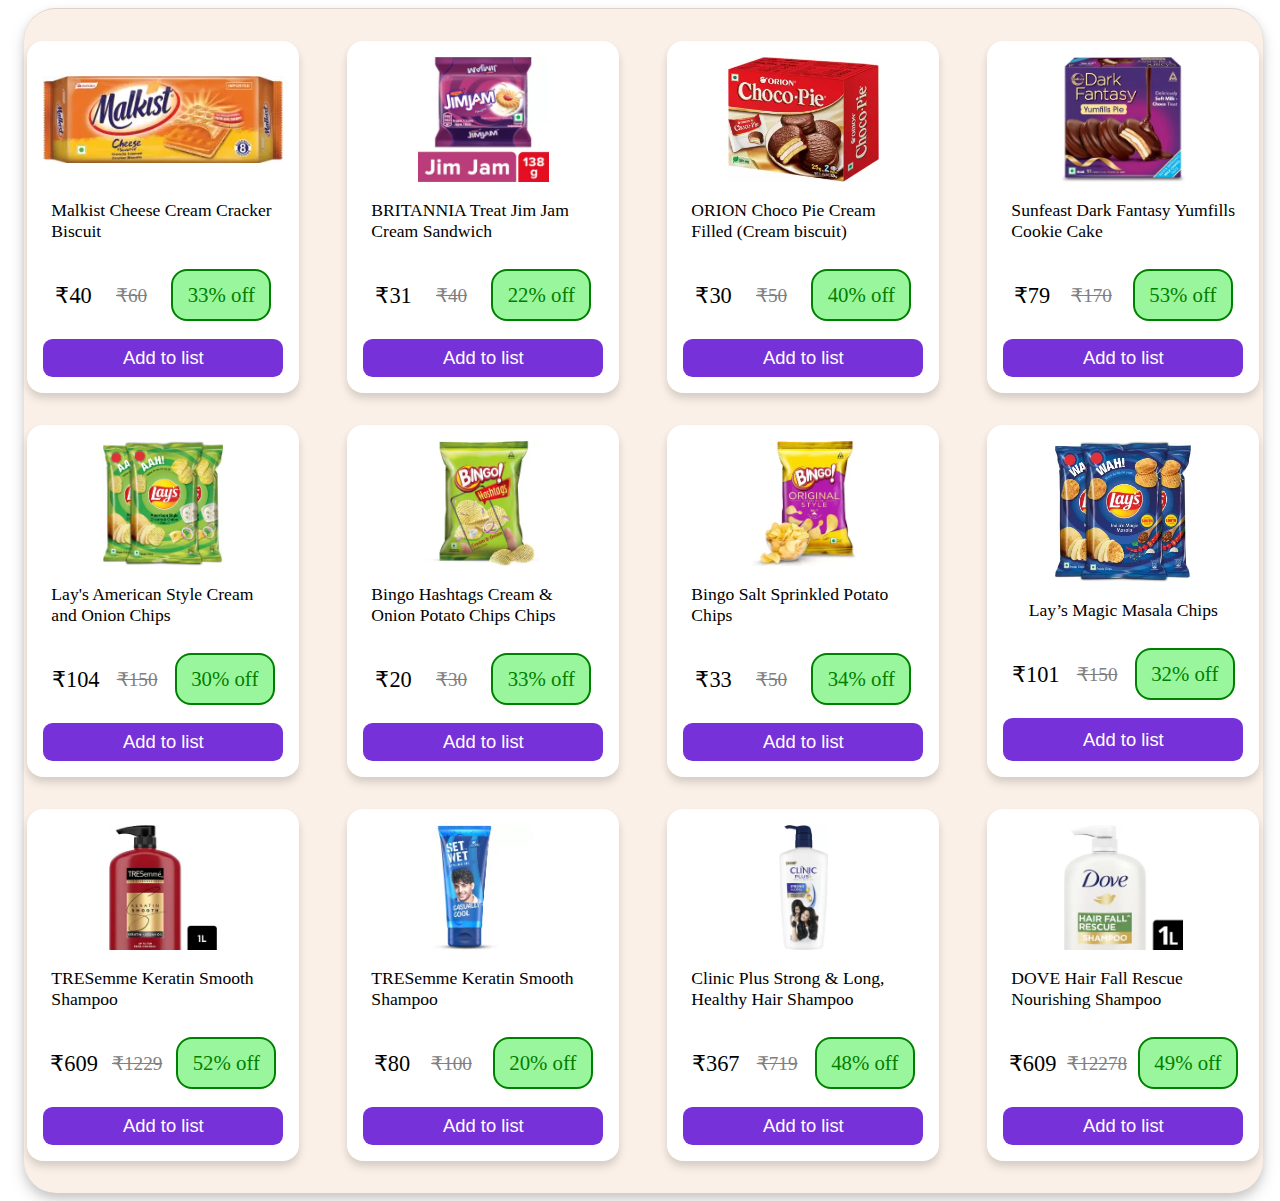
<file: pages/shop.html>
<!DOCTYPE html>
<html lang="en">
<head>
    <meta charset="UTF-8">
    <meta name="viewport" content="width=device-width, initial-scale=1.0">
    <link rel="stylesheet" href="../css/shop.css">
    <title>shop</title>
</head>
<body>
    
   <div class="products">
    <div class="product">
        <div class="product-img-container">
            <img class="product-img" src="../images/biscut1.webp" alt="">
        </div>
        <p class="product-name">Malkist Cheese Cream Cracker Biscuit</p>
        <div class="product-price-details">
            <p class="product-price">₹40</p>
            <p class="product-original-price">₹60</p>
            <div class="discount-container">
                <p class="discount">33% off</p>
            </div>
        </div>
        <button class="addtolistbtn">Add to list</button>
    </div>
    
    <div class="product">
        <div class="product-img-container">
            <img class="product-img" src="../images/biscut2.webp" alt="">
        </div>
        <p class="product-name">BRITANNIA Treat Jim Jam Cream Sandwich</p>
        <div class="product-price-details">
            <p class="product-price">₹31</p>
            <p class="product-original-price">₹40</p>
            <div class="discount-container">
                <p class="discount">22% off</p>
            </div>
        </div>
        <button class="addtolistbtn">Add to list</button>
    </div>
    <div class="product">
        <div class="product-img-container">
            <img class="product-img" src="../images/biscut3.webp" alt="">
        </div>
        <p class="product-name">ORION Choco Pie Cream Filled (Cream biscuit) </p>
        <div class="product-price-details">
            <p class="product-price">₹30</p>
            <p class="product-original-price">₹50</p>
            <div class="discount-container">
                <p class="discount">40% off</p>
            </div>
        </div>
        <button class="addtolistbtn">Add to list</button>
    </div>
    <div class="product">
        <div class="product-img-container">
            <img class="product-img" src="../images/biscut4.webp" alt="">
        </div>
        <p class="product-name">Sunfeast Dark Fantasy Yumfills Cookie Cake</p>
        <div class="product-price-details">
            <p class="product-price">₹79</p>
            <p class="product-original-price">₹170</p>
            <div class="discount-container">
                <p class="discount">53% off</p>
            </div>
        </div>
        <button class="addtolistbtn">Add to list</button>
    </div>
    <div class="product">
        <div class="product-img-container">
            <img class="product-img" src="../images/chips1.webp" alt="">
        </div>
        <p class="product-name">Lay's American Style Cream and Onion Chips</p>
        <div class="product-price-details">
            <p class="product-price">₹104</p>
            <p class="product-original-price">₹150</p>
            <div class="discount-container">
                <p class="discount">30% off</p>
            </div>
        </div>
        <button class="addtolistbtn">Add to list</button>
    </div>
    
    <div class="product">
        <div class="product-img-container">
            <img class="product-img" src="../images/chips2.webp" alt="">
        </div>
        <p class="product-name">Bingo Hashtags Cream & Onion Potato Chips Chips</p>
        <div class="product-price-details">
            <p class="product-price">₹20</p>
            <p class="product-original-price">₹30</p>
            <div class="discount-container">
                <p class="discount">33% off</p>
            </div>
        </div>
        <button class="addtolistbtn">Add to list</button>
    </div>
    <div class="product">
        <div class="product-img-container">
            <img class="product-img" src="../images/chips3.webp" alt="">
        </div>
        <p class="product-name">Bingo Salt Sprinkled Potato Chips</p>
        <div class="product-price-details">
            <p class="product-price">₹33</p>
            <p class="product-original-price">₹50</p>
            <div class="discount-container">
                <p class="discount">34% off</p>
            </div>
        </div>
        <button class="addtolistbtn">Add to list</button>
    </div>
    <div class="product">
        <div class="product-img-container">
            <img class="product-img" src="../images/chips4.webp" alt="">
        </div>
        <p class="product-name">Lay’s Magic Masala Chips</p>
        <div class="product-price-details">
            <p class="product-price">₹101</p>
            <p class="product-original-price">₹150</p>
            <div class="discount-container">
                <p class="discount">32% off</p>
            </div>
        </div>
        <button class="addtolistbtn">Add to list</button>
    </div>
    <div class="product">
        <div class="product-img-container">
            <img class="product-img" src="../images/hair1.webp" alt="">
        </div>
        <p class="product-name">TRESemme Keratin Smooth Shampoo</p>
        <div class="product-price-details">
            <p class="product-price">₹609</p>
            <p class="product-original-price">₹1229</p>
            <div class="discount-container">
                <p class="discount">52% off</p>
            </div>
        </div>
        <button class="addtolistbtn">Add to list</button>
    </div>
    <div class="product">
        <div class="product-img-container">
            <img class="product-img" src="../images/hair2.webp" alt="">
        </div>
        <p class="product-name">TRESemme Keratin Smooth Shampoo</p>
        <div class="product-price-details">
            <p class="product-price">₹80</p>
            <p class="product-original-price">₹100</p>
            <div class="discount-container">
                <p class="discount">20% off</p>
            </div>
        </div>
        <button class="addtolistbtn">Add to list</button>
    </div>
    <div class="product">
        <div class="product-img-container">
            <img class="product-img" src="../images/hair3.webp" alt="">
        </div>
        <p class="product-name">Clinic Plus Strong & Long, Healthy Hair Shampoo</p>
        <div class="product-price-details">
            <p class="product-price">₹367</p>
            <p class="product-original-price">₹719</p>
            <div class="discount-container">
                <p class="discount">48% off</p>
            </div>
        </div>
        <button class="addtolistbtn">Add to list</button>
    </div>
    <div class="product">
        <div class="product-img-container">
            <img class="product-img" src="../images/hair4.webp" alt="">
        </div>
        <p class="product-name">DOVE Hair Fall Rescue Nourishing Shampoo</p>
        <div class="product-price-details">
            <p class="product-price">₹609</p>
            <p class="product-original-price">₹12278</p>
            <div class="discount-container">
                <p class="discount">49% off</p>
            </div>
        </div>
        <button class="addtolistbtn">Add to list</button>
    </div>
   </div>

</body>
</html>
</file>
<file: css/shop.css>
:root{
    --blue:#7731d8;
    --green:#1ea823;
    --white:#faf0e7;
}

.products{
    padding-top: 2rem;
    padding-bottom: 2rem;
    position: relative;
    width: 98%;
    border-radius: 2rem;
    background-color: var(--white);
    height: 100%;
    display: flex;
    align-items: center;
    justify-content: center;
    flex-wrap: wrap;
    gap: 2rem 3rem;
    margin: 0.5rem 1rem;
    box-shadow: 0 8px 16px rgba(0, 0, 0, 0.15), 
    0 4px 8px rgba(0, 0, 0, 0.1);
    border-top: 1px solid rgba(167, 164, 164, 0.384);
}
.product {
    position: relative;
    background-color: white;
    height: 20rem;
    width: 15rem;
    display: flex;
    justify-content: center;
    align-items: center;
    flex-direction: column;
    padding: 1rem;
    border-radius: 1rem;
    box-shadow: 0 6px 10px rgba(0, 0, 0, 0.1), 
                0 4px 6px rgba(0, 0, 0, 0.06);
}
.product button:hover {
        opacity: 0.8;
}
.product button:active {
    opacity: 0.6;
}

.product-img-container {
    position: relative;
    height: 50%;
    display: flex;
    align-items: center;
    justify-content: center;
    overflow: hidden;
}
.product-img {
    width: 100%;
    height: 100%;
    object-fit: contain;
}
.product-name {
   padding: 0 0.5rem;
   font-size: 1.1rem;
}
.product-price-details {
    position: relative;
    display: flex;
    align-items: center;
    justify-content: space-around;
    width: 100%;
    margin-top: auto;
    margin-bottom: 0.5rem;
}
.product-price{
    font-size: 1.4rem;
    font-weight: 500;
}
.product-original-price{
    font-size: 1.2rem;
    text-decoration: line-through;
    color: gray;
}
.discount-container {
    display: flex;
    align-items: center;
    justify-content: center;
    position: relative;
    background-color: #99f69c;
    width: 40%;
    height: 3rem;
    border-radius: 1rem;
    border: 2px solid green;
}
.discount{
    text-align: center;
    font-size: 1.3rem;
    color: green;
}
.addtolistbtn{
    position: relative;
    width: 100%;
    height: 3rem;
    margin-top: auto;
    margin-bottom: 0;
    bottom: 0;
    border-radius: 0.6rem;
    font-size: 1.15rem;
    font-weight: 500;
    border: none;
    outline: none;
    background-color: var(--blue);
    color: white;
   
    cursor: pointer;
}
</file>
